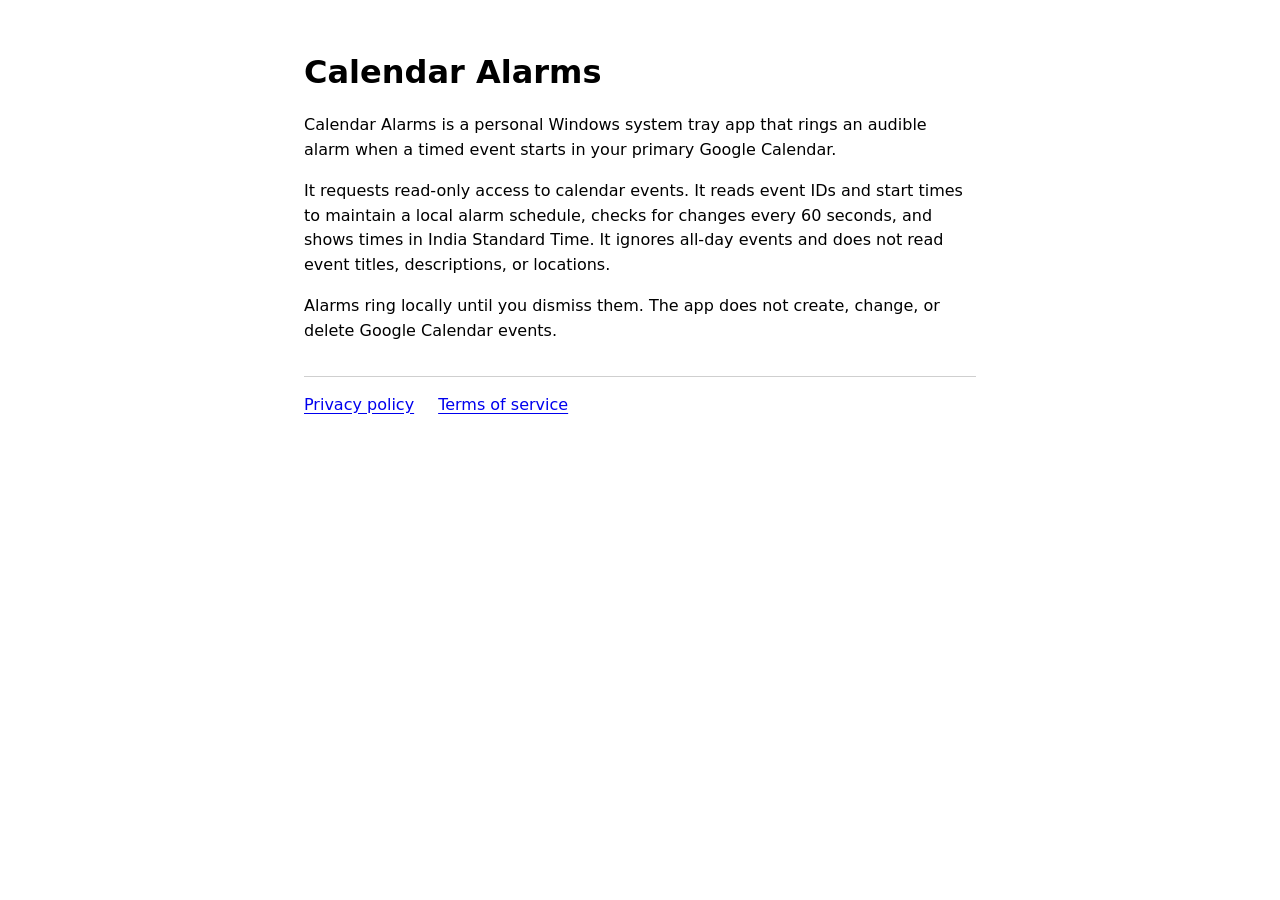
<file: index.html>
<!doctype html>
<html lang="en">
<head>
  <meta charset="utf-8">
  <meta name="viewport" content="width=device-width, initial-scale=1">
  <meta name="google-site-verification" content="YB9ccoMLbg3QGpiNz3v93UsG2uJJbmveMYVGr336mK4">
  <meta name="description" content="Calendar Alarms is a personal Windows app that rings for timed events in your primary Google Calendar.">
  <title>Calendar Alarms</title>
  <link rel="stylesheet" href="styles.css">
</head>
<body>
  <main>
    <h1>Calendar Alarms</h1>
    <p>Calendar Alarms is a personal Windows system tray app that rings an audible alarm when a timed event starts in your primary Google Calendar.</p>
    <p>It requests read-only access to calendar events. It reads event IDs and start times to maintain a local alarm schedule, checks for changes every 60 seconds, and shows times in India Standard Time. It ignores all-day events and does not read event titles, descriptions, or locations.</p>
    <p>Alarms ring locally until you dismiss them. The app does not create, change, or delete Google Calendar events.</p>
    <nav aria-label="Legal information">
      <a href="privacy.html">Privacy policy</a>
      <a href="terms.html">Terms of service</a>
    </nav>
  </main>
</body>
</html>
</file>
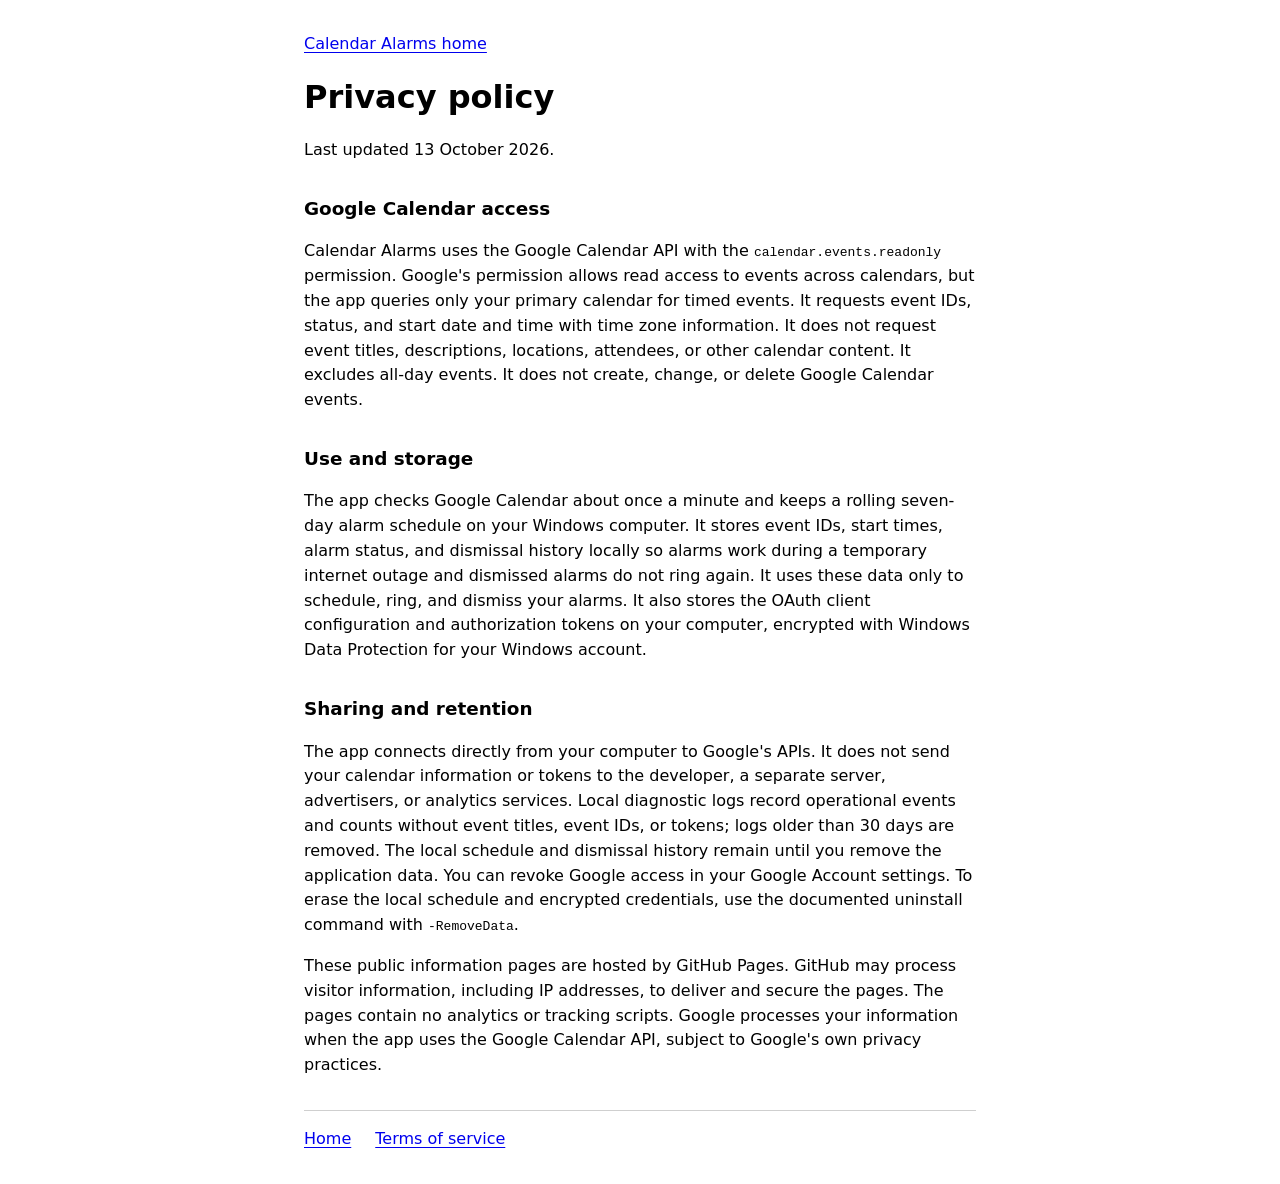
<file: privacy.html>
<!doctype html>
<html lang="en">
<head>
  <meta charset="utf-8">
  <meta name="viewport" content="width=device-width, initial-scale=1">
  <title>Privacy policy — Calendar Alarms</title>
  <link rel="stylesheet" href="styles.css">
</head>
<body>
  <main>
    <a href="index.html">Calendar Alarms home</a>
    <h1>Privacy policy</h1>
    <p>Last updated 13 October 2026.</p>
    <h2>Google Calendar access</h2>
    <p>Calendar Alarms uses the Google Calendar API with the <code>calendar.events.readonly</code> permission. Google's permission allows read access to events across calendars, but the app queries only your primary calendar for timed events. It requests event IDs, status, and start date and time with time zone information. It does not request event titles, descriptions, locations, attendees, or other calendar content. It excludes all-day events. It does not create, change, or delete Google Calendar events.</p>
    <h2>Use and storage</h2>
    <p>The app checks Google Calendar about once a minute and keeps a rolling seven-day alarm schedule on your Windows computer. It stores event IDs, start times, alarm status, and dismissal history locally so alarms work during a temporary internet outage and dismissed alarms do not ring again. It uses these data only to schedule, ring, and dismiss your alarms. It also stores the OAuth client configuration and authorization tokens on your computer, encrypted with Windows Data Protection for your Windows account.</p>
    <h2>Sharing and retention</h2>
    <p>The app connects directly from your computer to Google's APIs. It does not send your calendar information or tokens to the developer, a separate server, advertisers, or analytics services. Local diagnostic logs record operational events and counts without event titles, event IDs, or tokens; logs older than 30 days are removed. The local schedule and dismissal history remain until you remove the application data. You can revoke Google access in your Google Account settings. To erase the local schedule and encrypted credentials, use the documented uninstall command with <code>-RemoveData</code>.</p>
    <p>These public information pages are hosted by GitHub Pages. GitHub may process visitor information, including IP addresses, to deliver and secure the pages. The pages contain no analytics or tracking scripts. Google processes your information when the app uses the Google Calendar API, subject to Google's own privacy practices.</p>
    <nav aria-label="Legal information">
      <a href="index.html">Home</a>
      <a href="terms.html">Terms of service</a>
    </nav>
  </main>
</body>
</html>
</file>
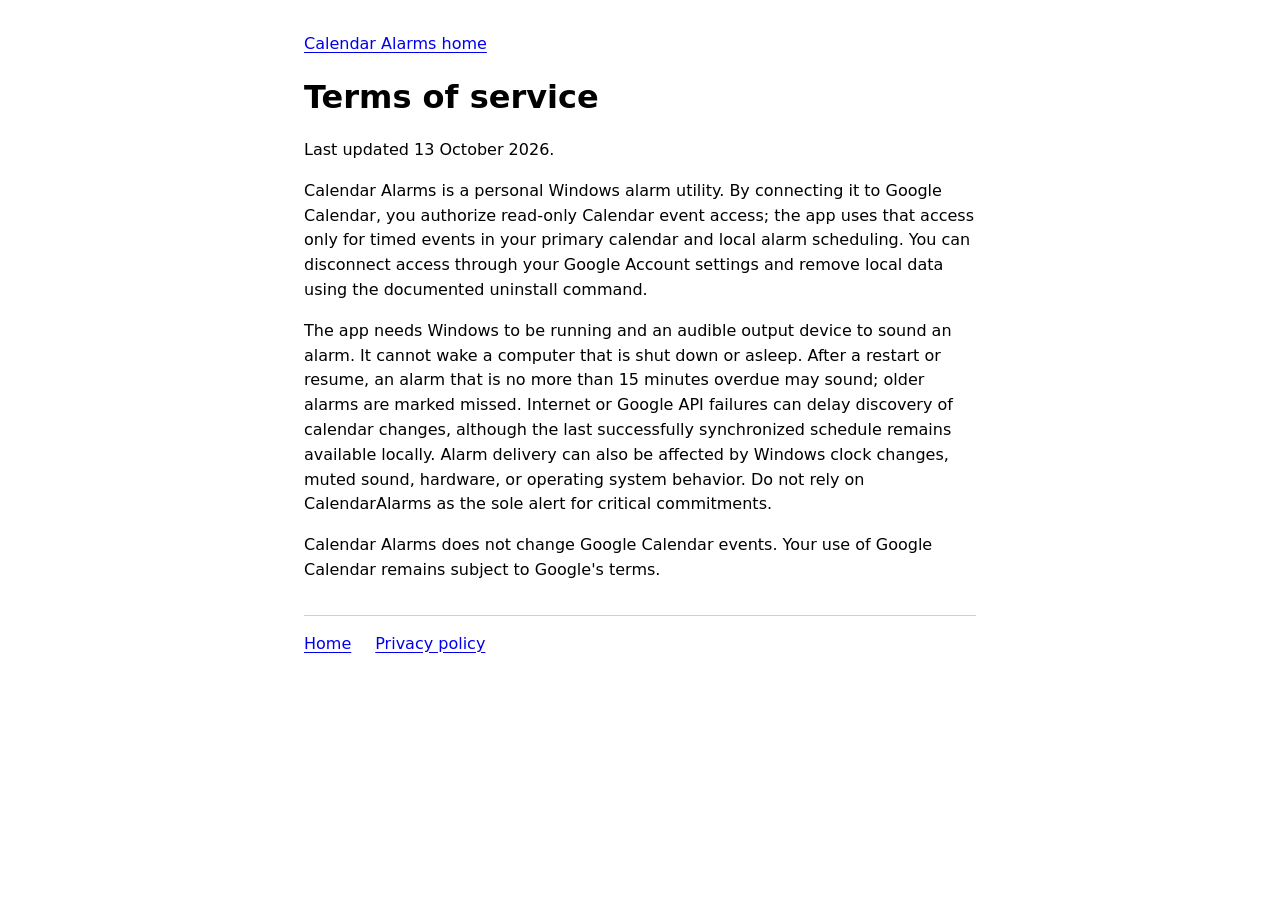
<file: terms.html>
<!doctype html>
<html lang="en">
<head>
  <meta charset="utf-8">
  <meta name="viewport" content="width=device-width, initial-scale=1">
  <title>Terms of service — Calendar Alarms</title>
  <link rel="stylesheet" href="styles.css">
</head>
<body>
  <main>
    <a href="index.html">Calendar Alarms home</a>
    <h1>Terms of service</h1>
    <p>Last updated 13 October 2026.</p>
    <p>Calendar Alarms is a personal Windows alarm utility. By connecting it to Google Calendar, you authorize read-only Calendar event access; the app uses that access only for timed events in your primary calendar and local alarm scheduling. You can disconnect access through your Google Account settings and remove local data using the documented uninstall command.</p>
    <p>The app needs Windows to be running and an audible output device to sound an alarm. It cannot wake a computer that is shut down or asleep. After a restart or resume, an alarm that is no more than 15 minutes overdue may sound; older alarms are marked missed. Internet or Google API failures can delay discovery of calendar changes, although the last successfully synchronized schedule remains available locally. Alarm delivery can also be affected by Windows clock changes, muted sound, hardware, or operating system behavior. Do not rely on CalendarAlarms as the sole alert for critical commitments.</p>
    <p>Calendar Alarms does not change Google Calendar events. Your use of Google Calendar remains subject to Google's terms.</p>
    <nav aria-label="Legal information">
      <a href="index.html">Home</a>
      <a href="privacy.html">Privacy policy</a>
    </nav>
  </main>
</body>
</html>
</file>
<file: styles.css>
:root { color-scheme: light dark; font-family: system-ui, sans-serif; line-height: 1.55; }
body { margin: 0; padding: 2rem 1rem; }
main { max-width: 42rem; margin: 0 auto; }
h1 { line-height: 1.2; }
h2 { margin-top: 2rem; font-size: 1.15rem; }
nav { display: flex; flex-wrap: wrap; gap: 1.5rem; margin-top: 2rem; padding-top: 1rem; border-top: 1px solid #8886; }
a { text-underline-offset: 0.2em; }
a:focus-visible { outline: 2px solid currentColor; outline-offset: 3px; }
</file>
